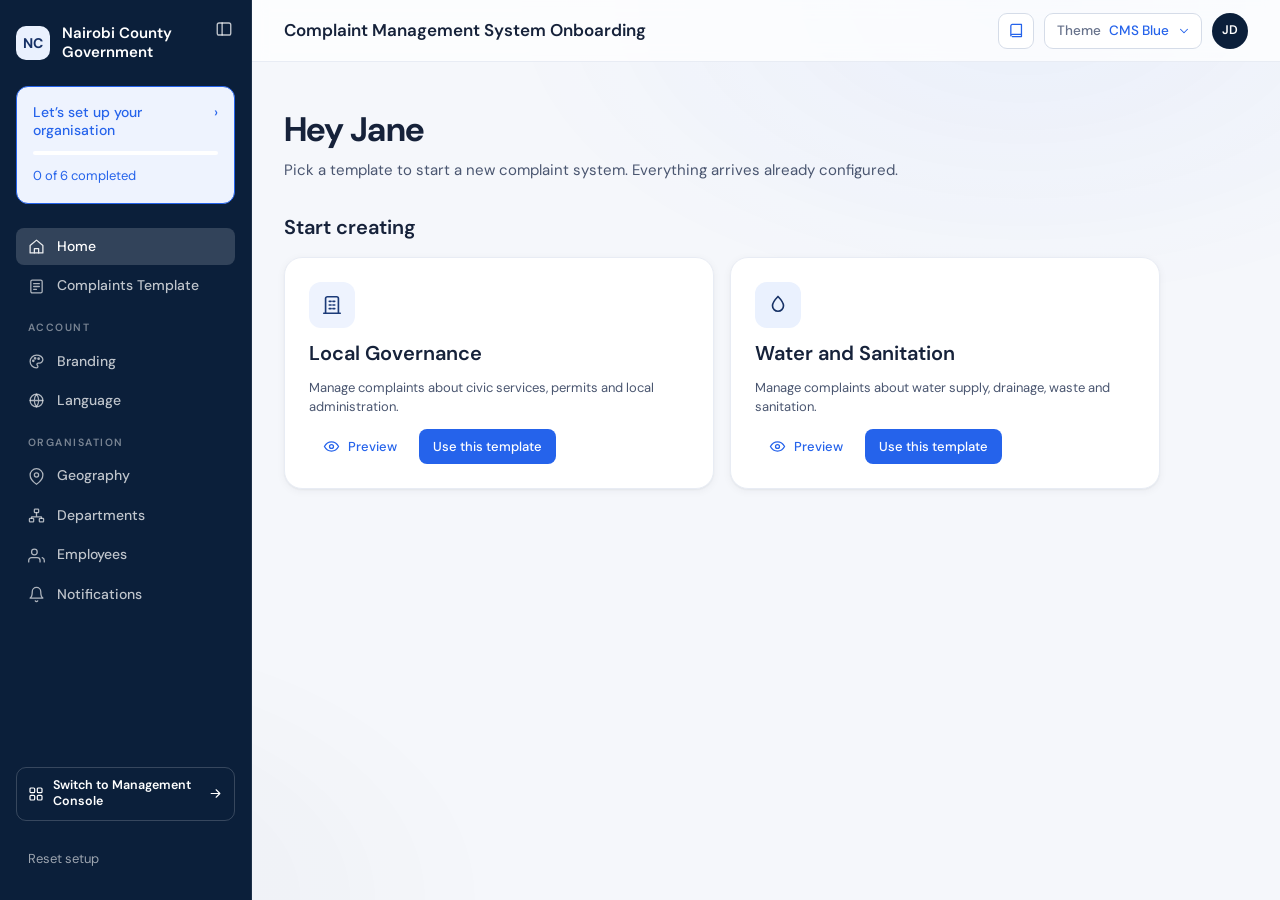
<file: onboarding/index.html>
<!doctype html>
<html lang="en">
<head>
<meta charset="utf-8">
<meta name="viewport" content="width=device-width, initial-scale=1">
<title>Complaint Systems — onboarding</title>
<link rel="stylesheet" href="assets/css/tokens.css">
<link rel="stylesheet" href="assets/css/app.css">
<link rel="stylesheet" href="assets/css/theme-navy.css">
<link rel="preconnect" href="https://fonts.googleapis.com">
<link rel="preconnect" href="https://fonts.gstatic.com" crossorigin>
<link href="https://fonts.googleapis.com/css2?family=DM+Sans:ital,opsz,wght@0,9..40,400;0,9..40,500;0,9..40,600;0,9..40,700&display=swap" rel="stylesheet">
</head>
<body>
  <div class="aura" aria-hidden="true"></div>
  <div id="progress" class="progress" role="progressbar" aria-label="Setup progress"
       aria-valuemin="0" aria-valuemax="100" aria-valuenow="0"><i></i></div>
  <div id="root"></div>
  <div id="modal-root"></div>
  <div id="live" class="sr-only" role="status" aria-live="polite"></div>

  <script src="assets/js/store.js"></script>
  <script src="assets/js/data.js"></script>
  <script src="assets/js/ui.js"></script>
  <!-- Load order IS flow order: sign-up, then Home, then customisation.
       Organisation setup loads last because it sits off the main path,
       reached from the sidebar rather than from Home. -->
  <script src="assets/js/screens-auth.js"></script>
  <script src="assets/js/screens-system.js"></script>
  <script src="assets/js/screens-custom.js"></script>
  <script src="assets/js/screens-org.js"></script>
  <script src="assets/js/screens-preview.js"></script>
  <script src="assets/js/screens-service.js"></script>
  <script src="assets/js/screens-profile.js"></script>
  <script src="assets/js/boot.js"></script>
  <script src="assets/js/app.js"></script>
</body>
</html>
</file>
<file: onboarding/assets/css/tokens.css>
/* ============================================================
   Pastel design tokens
   ------------------------------------------------------------
   Every hue has exactly THREE tokens. The rule is not stylistic,
   it is what keeps the palette at WCAG AA:

     --x-fill   pale tint. Backgrounds and surfaces ONLY.
     --x-solid  mid pastel. DECORATION ONLY — never text, never a
                border that is the sole carrier of meaning.
                (Measured 1.5–2.3:1 on white. It cannot pass.)
     --x-ink    dark. Text, icons, meaningful borders, and the
                background of filled buttons (with white text).

   Verified ratios (see notes at the bottom of this file).
   ============================================================ */

:root {
  /* ---- hues ------------------------------------------------ */
  --lilac-fill:  #E7E6FB;  --lilac-solid:  #A8A4E6;  --lilac-ink:  #4A45A8;
  --mint-fill:   #DDEFE5;  --mint-solid:   #8FCFAE;  --mint-ink:   #2F7355;
  --peach-fill:  #FDE8DB;  --peach-solid:  #F3B98F;  --peach-ink:  #9A5426;
  --butter-fill: #FCF2DA;  --butter-solid: #EFD08A;  --butter-ink: #7E5B0E;
  --sky-fill:    #DEEBF9;  --sky-solid:    #92BEE8;  --sky-ink:    #2C5F94;
  --blush-fill:  #FBE1E5;  --blush-solid:  #EFA6B2;  --blush-ink:  #A63A50;

  /* ---- semantic aliases ------------------------------------ */
  --brand-fill: var(--lilac-fill);  --brand-solid: var(--lilac-solid);  --brand-ink: var(--lilac-ink);
  --ok-fill:    var(--mint-fill);   --ok-solid:    var(--mint-solid);   --ok-ink:    var(--mint-ink);
  --warn-fill:  var(--butter-fill); --warn-solid:  var(--butter-solid); --warn-ink:  var(--butter-ink);
  --err-fill:   var(--blush-fill);  --err-solid:   var(--blush-solid);  --err-ink:   var(--blush-ink);
  --info-fill:  var(--sky-fill);    --info-solid:  var(--sky-solid);    --info-ink:  var(--sky-ink);

  /* ---- neutrals -------------------------------------------- */
  --canvas:      #FAF9FC;   /* page background */
  --surface:     #FFFFFF;   /* cards, inputs */
  --surface-2:   #F4F3F8;   /* inset / hover */
  --line:        #ECEAF3;   /* hairline, decorative */
  --line-strong: #D9D6E4;   /* input borders */
  --ink:         #24222E;   /* primary text   15.6:1 on white */
  --ink-2:       #5C5970;   /* secondary text  6.7:1 on white */
  --ink-3:       #6E6A82;   /* muted text      5.2:1 on white  */
  /* NOTE: --ink-3 is deliberately NOT lighter. #8E8BA1 reads nicer
     but measures 3.3:1 and fails AA for body text. Do not lighten. */

  /* ---- focus ----------------------------------------------- */
  --focus: #4A45A8;
  --focus-ring: 0 0 0 3px #FFFFFF, 0 0 0 5px var(--focus);

  /* ---- radii ----------------------------------------------- */
  --r-sm: 8px;
  --r-md: 12px;
  --r-lg: 18px;
  --r-xl: 26px;
  --r-pill: 999px;

  /* ---- elevation (diffuse + tinted, never grey/harsh) ------ */
  --shadow-1: 0 1px 2px rgba(36,34,46,.04), 0 2px 8px rgba(74,69,168,.05);
  --shadow-2: 0 2px 6px rgba(36,34,46,.05), 0 12px 28px rgba(74,69,168,.08);
  --shadow-3: 0 8px 24px rgba(36,34,46,.07), 0 24px 60px rgba(74,69,168,.11);

  /* ---- spacing --------------------------------------------- */
  --s-1: 4px;  --s-2: 8px;  --s-3: 12px; --s-4: 16px;
  --s-5: 24px; --s-6: 32px; --s-7: 48px; --s-8: 64px;

  /* ---- type ------------------------------------------------ */
  --font: ui-sans-serif, system-ui, -apple-system, "Segoe UI", Inter, Roboto, sans-serif;
  --t-display: 400 34px/1.22 var(--font);
  --t-title:   600 20px/1.35 var(--font);
  --t-body:    400 15px/1.6  var(--font);
  --t-label:   500 14px/1.4  var(--font);
  --t-small:   400 13px/1.5  var(--font);

  --dur: 180ms;
  --ease: cubic-bezier(.2, .7, .3, 1);
}

@media (prefers-reduced-motion: reduce) {
  *, *::before, *::after {
    animation-duration: .01ms !important;
    transition-duration: .01ms !important;
  }
}

/* ============================================================
   Measured contrast (recomputed, not estimated)

   ink on white / on canvas / on own fill   — AA body text needs 4.5
     lilac   7.76 / 7.39 / 6.32
     mint    5.67 / 5.40 / 4.74
     peach   5.72 / 5.46 / 4.83
     butter  6.19 / 5.91 / 5.56
     sky     6.62 / 6.31 / 5.47
     blush   6.28 / 5.99 / 5.09

   white text on ink (filled buttons)       — needs 4.5
     5.67 – 7.76, all pass

   solid on white                           — needs 3.0 to carry meaning
     1.49 – 2.30, ALL FAIL. This is why solid is decoration only.
   ============================================================ */
</file>
<file: onboarding/assets/css/app.css>
/* ============================================================
   App styles. All colour comes from tokens.css.
   Reminder of the palette rule enforced throughout this file:
     *-fill  = background      *-solid = decoration only
     *-ink   = text, meaningful borders, filled-button background
   ============================================================ */

*, *::before, *::after { box-sizing: border-box; }

html, body { height: 100%; }
body {
  margin: 0;
  background: var(--canvas);
  color: var(--ink);
  font: var(--t-body);
  -webkit-font-smoothing: antialiased;
}

h1, h2, h3, h4, p { margin: 0; }
button { font: inherit; color: inherit; }

.sr-only {
  position: absolute; width: 1px; height: 1px; padding: 0; margin: -1px;
  overflow: hidden; clip: rect(0 0 0 0); white-space: nowrap; border: 0;
}

/* soft pastel wash behind everything ------------------------ */
.aura {
  position: fixed; inset: 0; z-index: -1; pointer-events: none;
  background:
    radial-gradient(52vw 44vw at 8% -6%,  var(--lilac-fill)  0%, transparent 62%),
    radial-gradient(46vw 40vw at 98% 4%,  var(--sky-fill)    0%, transparent 60%),
    radial-gradient(50vw 46vw at 76% 104%, var(--mint-fill)  0%, transparent 62%),
    radial-gradient(38vw 34vw at 4% 92%,  var(--peach-fill)  0%, transparent 60%);
  opacity: .58;
}

/* hairline progress — deliberately not a stepper ------------- */
.progress {
  position: fixed; top: 0; left: 0; right: 0; height: 3px;
  background: var(--line); z-index: 60;
}
.progress i {
  display: block; height: 100%; width: 0;
  background: var(--brand-ink); border-radius: 0 3px 3px 0;
  transition: width 420ms var(--ease);
}
.progress[hidden] { display: none; }

/* ============================================================
   Chrome A — auth / focus: a centred column
   ============================================================ */
.focus {
  min-height: 100vh;
  display: flex; flex-direction: column; align-items: center;
  padding: var(--s-8) var(--s-5) var(--s-7);
}
.focus-inner { width: 100%; max-width: 620px; margin: auto 0; }
.focus.wide .focus-inner { max-width: 860px; }

.brandmark {
  display: flex; align-items: center; gap: var(--s-3);
  margin-bottom: var(--s-8); font: var(--t-label);
}
.brandmark .bm {
  width: 30px; height: 30px; border-radius: 9px;
  background: var(--brand-ink); color: #fff;
  display: grid; place-items: center; font-size: 14px; font-weight: 700;
}

.eyebrow {
  font: var(--t-small); color: var(--ink-3);
  letter-spacing: .06em; text-transform: uppercase;
  margin-bottom: var(--s-3);
}
.qtitle {
  font: var(--t-display); letter-spacing: -.015em;
  margin-bottom: var(--s-3);
}
.qhelp { color: var(--ink-2); margin-bottom: var(--s-6); max-width: 56ch; }
.qbody { margin-bottom: var(--s-7); }

/* footer action row ----------------------------------------- */
.actions { display: flex; align-items: center; gap: var(--s-3); flex-wrap: wrap; }
.actions .push { margin-left: auto; }

/* ============================================================
   Chrome B — in-product shell
   ============================================================ */
.shell { display: flex; min-height: 100vh; }

.sidebar {
  width: 252px; flex: 0 0 252px;
  background: var(--surface);
  border-right: 1px solid var(--line);
  padding: var(--s-5) var(--s-4);
  display: flex; flex-direction: column; gap: var(--s-5);
  position: sticky; top: 0; height: 100vh; overflow: visible;
}
/* Out of the way while they work — one click brings it back. Do NOT
   set `position` here: the rule above makes the sidebar sticky, and
   overriding it drops the whole thing into the page scroll. Sticky is
   a positioned value, so the toggle can still anchor to it. */
.sidebar { z-index: 30; transition: width var(--dur) var(--ease), flex-basis var(--dur) var(--ease); }
.side-toggle {
  position: absolute; top: var(--s-4); right: calc(var(--s-4) * -1 + 2px);
  width: 24px; height: 24px; border-radius: 999px;
  /* above the sticky topbar (20), which was covering it */
  z-index: 31;
  display: grid; place-items: center; cursor: pointer;
  background: var(--surface); border: 1px solid var(--line-strong); color: var(--ink-2);
  box-shadow: var(--shadow-1);
}
.side-toggle:hover { color: var(--ink-1); border-color: var(--brand-ink); }
.sidebar.is-collapsed { width: 68px; flex: 0 0 68px; padding-left: var(--s-3); padding-right: var(--s-3); }
.sidebar.is-collapsed .side-toggle { right: calc(var(--s-3) * -1 + 1px); }
.sidebar.is-collapsed .side-brand .nm,
.sidebar.is-collapsed .nav-item .lbl,
.sidebar.is-collapsed .setupwrap,
.sidebar.is-collapsed .side-reset { display: none; }
.sidebar.is-collapsed .nav-item { justify-content: center; padding-left: 0; padding-right: 0; }
.sidebar.is-collapsed .side-brand { justify-content: center; }

.side-brand { display: flex; align-items: center; gap: var(--s-3); }
.side-brand .logo {
  width: 34px; height: 34px; border-radius: 10px; flex: none;
  display: grid; place-items: center; font-weight: 700; font-size: 14px;
  background: var(--brand-fill); color: var(--brand-ink);
  background-size: cover; background-position: center;
}
.side-brand .nm { font: var(--t-label); line-height: 1.25; }
.side-brand .nm small { display: block; color: var(--ink-3); font: var(--t-small); }

.side-nav { display: grid; gap: 2px; overflow-y: auto; min-height: 0; }
.nav-item {
  display: flex; align-items: center; gap: var(--s-3);
  padding: 9px var(--s-3); border-radius: var(--r-sm);
  border: 0; background: none; width: 100%; text-align: left;
  color: var(--ink-2); font: var(--t-label); cursor: pointer;
  transition: background var(--dur) var(--ease), color var(--dur) var(--ease);
}
.nav-item:hover { background: var(--surface-2); color: var(--ink); }
.nav-item[aria-current="page"] { background: var(--brand-fill); color: var(--brand-ink); }
.nav-item svg { flex: none; opacity: .9; }

/* a moment's work, said out loud */
.loading {
  display: flex; flex-direction: column; align-items: center; gap: var(--s-3);
  padding: var(--s-8) var(--s-5); text-align: center;
}
.loading b { font: var(--t-title); }
.loading span:last-child { font: var(--t-small); color: var(--ink-2); }
.spin {
  width: 26px; height: 26px; border-radius: 50%;
  border: 2px solid var(--line-strong); border-top-color: var(--brand-ink);
  animation: spin 700ms linear infinite;
}
@keyframes spin { to { transform: rotate(360deg); } }
@media (prefers-reduced-motion: reduce) { .spin { animation: none; } }

/* an on/off switch */
.switch {
  flex: none; position: relative; width: 40px; height: 22px; padding: 0;
  border: 1px solid var(--line-strong); border-radius: 999px;
  background: var(--surface-2); cursor: pointer;
  transition: background var(--dur) var(--ease), border-color var(--dur) var(--ease);
}
.switch .knob {
  position: absolute; top: 2px; left: 2px; width: 16px; height: 16px;
  border-radius: 50%; background: #fff; box-shadow: var(--shadow-1);
  transition: transform var(--dur) var(--ease);
}
.switch.is-on { background: var(--mint-ink); border-color: var(--mint-ink); }
.switch.is-on .knob { transform: translateX(18px); }
.switch:focus-visible { outline: 2px solid var(--brand-ink); outline-offset: 2px; }

/* a channel, with its account settings folded underneath */
.channels { display: flex; flex-direction: column; gap: var(--s-3); }
.ch-card {
  background: var(--surface); border: 1px solid var(--line-strong);
  border-radius: var(--r-lg); overflow: hidden;
  transition: border-color var(--dur) var(--ease);
}
.ch-card.is-on { border-color: var(--mint-ink); }
.ch-row { display: flex; align-items: center; gap: var(--s-3); padding: var(--s-3) var(--s-4); }
.ch-row .who { flex: 1; min-width: 0; display: flex; flex-direction: column; gap: 2px; }
.ch-row .who b { font: var(--t-label); font-size: 15px; }
.ch-row .who span { font: var(--t-small); color: var(--ink-2); }
.ch-row .end { display: flex; align-items: center; gap: var(--s-3); flex: none; }
.ch-settings {
  padding: var(--s-4); border-top: 1px dashed var(--line-strong);
  background: var(--surface-2);
}

.nav-sect {
  font: var(--t-small); color: var(--ink-3); text-transform: uppercase;
  letter-spacing: .07em; font-size: 11px; padding: var(--s-3) var(--s-3) var(--s-1);
}

.side-foot { margin-top: auto; display: grid; gap: var(--s-3); }
.side-reset {
  border: 0; background: none; cursor: pointer; padding: var(--s-2) var(--s-3);
  color: var(--ink-3); font: var(--t-small); text-align: left; border-radius: var(--r-sm);
  transition: color var(--dur) var(--ease), background var(--dur) var(--ease);
}
.side-reset:hover { color: var(--ink); background: var(--surface-2); }
.side-reset:focus-visible { outline: none; box-shadow: var(--focus-ring); }
.setupwrap { position: relative; }

/* what to do next, alongside the progress */
.setup-pop {
  position: absolute; left: calc(100% + 14px); top: 0; width: 262px; z-index: 30;
  background: var(--surface); border: 1px solid var(--line-strong);
  border-radius: var(--r-lg); box-shadow: var(--shadow-2); padding: var(--s-4);
  opacity: 0; visibility: hidden; transform: translateX(-4px);
  transition: opacity var(--dur) var(--ease), transform var(--dur) var(--ease),
              visibility 0s linear var(--dur);
}
.setupwrap:hover .setup-pop,
.setupwrap:focus-within .setup-pop {
  opacity: 1; visibility: visible; transform: none;
  transition: opacity var(--dur) var(--ease), transform var(--dur) var(--ease);
}
.setup-pop::before {
  content: ''; position: absolute; left: -7px; top: 20px; width: 12px; height: 12px;
  background: var(--surface);
  border-left: 1px solid var(--line-strong); border-bottom: 1px solid var(--line-strong);
  transform: rotate(45deg);
}
.setup-pop .t {
  display: flex; align-items: center; gap: 8px;
  font: var(--t-label); color: var(--ink-1); margin-bottom: 6px;
}
.setup-pop .t svg { flex: none; color: var(--brand-ink); }
.setup-pop p { font: var(--t-small); color: var(--ink-2); margin-bottom: var(--s-3); }

/* narrow screens have nowhere to put it */
@media (max-width: 980px) { .setup-pop { display: none; } }

.setupcard {
  width: 100%; text-align: left; cursor: pointer;
  background: var(--brand-fill); border: 1px solid var(--brand-ink);
  border-radius: var(--r-md); padding: var(--s-4); color: var(--brand-ink);
}
.setupcard .t {
  font: var(--t-label); line-height: 1.3;
  display: flex; align-items: flex-start; gap: var(--s-2);
}
.setupcard .t span { margin-left: auto; flex: none; }
.setupcard .track { height: 4px; background: #fff; border-radius: 2px; margin: var(--s-3) 0 var(--s-2); }
.setupcard .track i { display: block; height: 100%; background: var(--brand-ink); border-radius: 2px; }
.setupcard small { font: var(--t-small); }

/* the moment setup completes: the card goes green, then retires */
.setupcard.is-done {
  background: var(--ok-fill);
  border-color: var(--ok-ink);
  color: var(--ok-ink);
  cursor: default;
  animation: cardDone 320ms var(--ease);
}
.setupcard.is-done .track { background: rgba(255,255,255,.65); }
.setupcard.is-done .track i { background: var(--ok-ink); }
.setupcard.is-done .t { align-items: center; }
.setupcard.is-done .t svg { flex: none; }
@keyframes cardDone {
  0%   { transform: scale(.97); }
  60%  { transform: scale(1.03); }
  100% { transform: scale(1); }
}

/* confetti — decorative only, cleans itself up */
.confetti {
  position: fixed; inset: 0; z-index: 90;
  pointer-events: none; overflow: hidden;
}
.confetti i {
  position: absolute; top: -6vh; display: block;
  animation-name: confettiFall;
  animation-timing-function: cubic-bezier(.25, .55, .35, 1);
  animation-fill-mode: forwards;
}
@keyframes confettiFall {
  0%   { transform: translateY(0) rotate(0deg);      opacity: 1; }
  85%  { opacity: 1; }
  100% { transform: translateY(108vh) rotate(620deg); opacity: 0; }
}
@media (prefers-reduced-motion: reduce) {
  .confetti { display: none; }
  .setupcard.is-done { animation: none; }
}

.main { flex: 1; min-width: 0; }
.topbar {
  height: 62px; display: flex; align-items: center; gap: var(--s-4);
  padding: 0 var(--s-6); border-bottom: 1px solid var(--line);
  background: rgba(255,255,255,.72); backdrop-filter: blur(8px);
  position: sticky; top: 0; z-index: 20;
}
.topbar h2 { font: var(--t-title); }
.content { padding: var(--s-7) var(--s-6) var(--s-8); max-width: 940px; }
.content.narrow { max-width: 660px; }

.page-head { margin-bottom: var(--s-6); }
.page-head h1 { font: var(--t-display); letter-spacing: -.015em; margin-bottom: var(--s-2); }
.page-head p { color: var(--ink-2); max-width: 62ch; }

/* ============================================================
   Fields
   ============================================================ */
.field { margin-bottom: var(--s-5); }
.field:last-child { margin-bottom: 0; }
.label { display: block; font: var(--t-label); margin-bottom: var(--s-2); }
.label .opt { color: var(--ink-3); font-weight: 400; }
.sublabel { color: var(--ink-3); font: var(--t-small); margin-bottom: var(--s-2); }

.input, .select, textarea.input {
  width: 100%; padding: 12px var(--s-4);
  border: 1px solid var(--line-strong); border-radius: var(--r-md);
  background: var(--surface); color: var(--ink); font: var(--t-body);
  transition: border-color var(--dur) var(--ease), box-shadow var(--dur) var(--ease);
}
.input::placeholder { color: var(--ink-3); }
textarea.input {
  resize: vertical; min-height: 120px; line-height: 1.5;
  font-family: ui-monospace, SFMono-Regular, Menlo, monospace; font-size: 13px;
}
.input:hover, .select:hover { border-color: var(--brand-solid); }
.input:focus, .select:focus, .btn:focus-visible, .card-opt:focus-visible,
.nav-item:focus-visible, .setupcard:focus-visible, .iconbtn:focus-visible,
.tmpl-card:focus-within, .linkish:focus-visible {
  outline: none; box-shadow: var(--focus-ring); border-color: var(--brand-ink);
}
.select {
  appearance: none; cursor: pointer; padding-right: var(--s-7);
  background-image: url("data:image/svg+xml;utf8,<svg xmlns='http://www.w3.org/2000/svg' width='16' height='16' viewBox='0 0 24 24' fill='none' stroke='%235C5970' stroke-width='2' stroke-linecap='round'><path d='M6 9l6 6 6-6'/></svg>");
  background-repeat: no-repeat; background-position: right var(--s-4) center;
}
/* ---- multi-select dropdown (boundary questions) ----------- */
.msel { position: relative; }
.msel-btn {
  width: 100%; display: flex; align-items: center; gap: var(--s-3);
  padding: 12px var(--s-4); cursor: pointer; text-align: left;
  border: 1px solid var(--line-strong); border-radius: var(--r-md);
  background: var(--surface); color: var(--ink); font: var(--t-body);
  transition: border-color var(--dur) var(--ease), box-shadow var(--dur) var(--ease);
}
.msel-btn:hover:not([disabled]) { border-color: var(--brand-solid); }
.msel-btn:focus-visible { outline: none; box-shadow: var(--focus-ring); border-color: var(--brand-ink); }
.msel-btn[disabled] { background: var(--surface-2); color: var(--ink-3); cursor: not-allowed; }
.msel-btn svg { margin-left: auto; flex: none; color: var(--ink-2); transition: transform var(--dur) var(--ease); }
.msel.is-open .msel-btn { border-color: var(--brand-ink); }
.msel.is-open .msel-btn svg { transform: rotate(180deg); }
.msel-sum { overflow: hidden; text-overflow: ellipsis; white-space: nowrap; }
.msel-sum.is-empty { color: var(--ink-3); }

.msel-panel {
  position: absolute; z-index: 40; top: calc(100% + 6px); left: 0; right: 0;
  background: var(--surface); border: 1px solid var(--line-strong);
  border-radius: var(--r-md); box-shadow: var(--shadow-3);
  padding: var(--s-2); animation: pop 140ms var(--ease);
}
.msel-panel[hidden] { display: none; }
.msel-filter {
  width: 100%; padding: 9px var(--s-3); margin-bottom: var(--s-2);
  border: 1px solid var(--line-strong); border-radius: var(--r-sm);
  font: var(--t-small); background: var(--surface); color: var(--ink);
}
.msel-filter:focus { outline: none; border-color: var(--brand-ink); }
.msel-tools {
  display: flex; gap: var(--s-3); padding: 0 var(--s-2) var(--s-2);
  border-bottom: 1px solid var(--line); margin-bottom: var(--s-2);
}
.msel-tools button {
  border: 0; background: none; cursor: pointer; padding: 0;
  color: var(--brand-ink); font: var(--t-small); font-weight: 600;
  text-decoration: underline; text-underline-offset: 3px; border-radius: 4px;
}
.msel-tools button:focus-visible { outline: none; box-shadow: var(--focus-ring); }

.msel-list { max-height: 260px; overflow-y: auto; display: grid; gap: 1px; }
.msel-opt {
  display: flex; align-items: center; gap: var(--s-3);
  width: 100%; text-align: left; cursor: pointer;
  border: 0; background: none; border-radius: var(--r-sm);
  padding: 8px var(--s-3); font: var(--t-body); font-size: 14px; color: var(--ink);
}
.msel-opt:hover { background: var(--surface-2); }
.msel-opt:focus-visible { outline: none; box-shadow: var(--focus-ring); }
.msel-opt .mark {
  width: 18px; height: 18px; border-radius: 5px; flex: none;
  border: 1.5px solid var(--line-strong); background: var(--surface);
  display: grid; place-items: center; color: #fff;
}
.msel-opt .mark svg { opacity: 0; }
.msel-opt[aria-selected="true"] .mark { background: var(--brand-ink); border-color: var(--brand-ink); }
.msel-opt[aria-selected="true"] .mark svg { opacity: 1; }
.msel-none { padding: var(--s-3); color: var(--ink-3); font: var(--t-small); }

.grid-2 { display: grid; grid-template-columns: 1fr 1fr; gap: var(--s-4); }
.grid-3 { display: grid; grid-template-columns: repeat(3, 1fr); gap: var(--s-4); }

.err { color: var(--err-ink); font: var(--t-small); margin-top: var(--s-2); display: block; }
.input[aria-invalid="true"] { border-color: var(--err-ink); }

/* prefix input (workspace url) ------------------------------ */
.prefixed { display: flex; align-items: stretch; }
.prefixed .pre {
  display: flex; align-items: center; padding: 0 var(--s-3);
  background: var(--surface-2); border: 1px solid var(--line-strong); border-right: 0;
  border-radius: var(--r-md) 0 0 var(--r-md); color: var(--ink-2); font: var(--t-small);
}
.prefixed .input { border-radius: 0; text-align: right; }
.prefixed .post {
  display: flex; align-items: center; padding: 0 var(--s-3);
  background: var(--surface-2); border: 1px solid var(--line-strong); border-left: 0;
  border-radius: 0 var(--r-md) var(--r-md) 0; color: var(--ink-2); font: var(--t-small);
}

/* OTP -------------------------------------------------------- */
.otp { display: flex; gap: var(--s-3); }
.otp input {
  width: 54px; height: 62px; text-align: center; font-size: 24px; font-weight: 600;
  border: 1px solid var(--line-strong); border-radius: var(--r-md);
  background: var(--surface); color: var(--ink);
}
.otp input:focus { outline: none; box-shadow: var(--focus-ring); border-color: var(--brand-ink); }

/* ============================================================
   Option cards (single + multi select)
   ============================================================ */
.cards { display: grid; gap: var(--s-3); }
.cards.cols-2 { grid-template-columns: 1fr 1fr; }

.card-opt {
  display: flex; gap: var(--s-4); align-items: flex-start; text-align: left;
  background: var(--surface); border: 1px solid var(--line-strong);
  border-radius: var(--r-lg); padding: var(--s-4); cursor: pointer; width: 100%;
  transition: border-color var(--dur) var(--ease), background var(--dur) var(--ease),
              transform var(--dur) var(--ease), box-shadow var(--dur) var(--ease);
}
.card-opt:hover { border-color: var(--brand-solid); background: var(--brand-fill); transform: translateY(-1px); }
.card-opt[aria-pressed="true"], .card-opt[aria-checked="true"] {
  border-color: var(--brand-ink); background: var(--brand-fill); box-shadow: var(--shadow-1);
}
.card-opt .ic {
  flex: 0 0 40px; height: 40px; border-radius: var(--r-md);
  display: grid; place-items: center;
  background: var(--brand-fill); color: var(--brand-ink);
}
.card-opt[aria-pressed="true"] .ic, .card-opt[aria-checked="true"] .ic { background: #fff; }
.card-opt .tx { min-width: 0; }
.card-opt .tx b { display: block; font: var(--t-label); margin-bottom: 2px; }
.card-opt .tx span { color: var(--ink-2); font: var(--t-small); }
.card-opt .mark {
  margin-left: auto; align-self: center; flex: none;
  width: 22px; height: 22px; border-radius: 50%;
  border: 1.5px solid var(--line-strong); background: var(--surface);
  display: grid; place-items: center; color: #fff;
}
.card-opt.multi .mark { border-radius: 6px; }
.card-opt[aria-pressed="true"] .mark, .card-opt[aria-checked="true"] .mark {
  background: var(--brand-ink); border-color: var(--brand-ink);
}
.card-opt .mark svg { opacity: 0; }
.card-opt[aria-pressed="true"] .mark svg, .card-opt[aria-checked="true"] .mark svg { opacity: 1; }

/* ============================================================
   Buttons
   ============================================================ */
.btn {
  border: 0; border-radius: var(--r-pill); padding: 12px 24px;
  font: var(--t-label); cursor: pointer; white-space: nowrap;
  display: inline-flex; align-items: center; gap: var(--s-2);
  transition: filter var(--dur) var(--ease), background var(--dur) var(--ease),
              transform var(--dur) var(--ease);
}
.btn-primary { background: var(--brand-ink); color: #fff; }
.btn-primary:hover { filter: brightness(1.14); transform: translateY(-1px); }
.btn-primary[disabled] { background: var(--line-strong); color: var(--ink-3); cursor: not-allowed; transform: none; filter: none; }
.btn-secondary { background: var(--surface); color: var(--ink); border: 1px solid var(--line-strong); }
.btn-secondary:hover { border-color: var(--brand-ink); background: var(--brand-fill); color: var(--brand-ink); }
.btn-ghost { background: transparent; color: var(--ink-2); }
.btn-ghost:hover { background: var(--surface-2); color: var(--ink); }
.btn-sm { padding: 8px 16px; font: var(--t-small); font-weight: 500; }
.btn-block { width: 100%; justify-content: center; }

.linkish {
  background: none; border: 0; padding: 0; cursor: pointer;
  color: var(--brand-ink); font: var(--t-label); text-decoration: underline;
  text-underline-offset: 3px; border-radius: 4px;
}
.iconbtn {
  border: 0; background: none; cursor: pointer; color: var(--ink-3);
  width: 34px; height: 34px; border-radius: var(--r-sm);
  display: grid; place-items: center;
  transition: background var(--dur) var(--ease), color var(--dur) var(--ease);
}
.iconbtn:hover { background: var(--err-fill); color: var(--err-ink); }

/* ============================================================
   Lists, chips, tables
   ============================================================ */
.list { display: grid; gap: var(--s-2); }
.row-item {
  display: flex; align-items: center; gap: var(--s-3);
  background: var(--surface); border: 1px solid var(--line);
  border-radius: var(--r-md); padding: var(--s-3) var(--s-4);
}
.row-item .av {
  width: 34px; height: 34px; border-radius: 50%; flex: none;
  display: grid; place-items: center; font: var(--t-small); font-weight: 600;
}
.row-item .who { min-width: 0; }
.row-item .who b { display: block; font: var(--t-label); }
.row-item .who span { color: var(--ink-3); font: var(--t-small); }
.row-item .end { margin-left: auto; display: flex; align-items: center; gap: var(--s-2); }

/* boundary hierarchies, as cards you pick between */
.hgrid {
  display: grid; gap: var(--s-4);
  grid-template-columns: repeat(auto-fill, minmax(228px, 1fr));
}
.hcard {
  position: relative; cursor: pointer;
  background: var(--surface); border: 1px solid var(--line-strong);
  border-radius: var(--r-lg); padding: var(--s-4);
  display: flex; flex-direction: column; gap: var(--s-3);
  transition: border-color var(--dur) var(--ease), box-shadow var(--dur) var(--ease),
              background var(--dur) var(--ease);
}
.hcard:hover { box-shadow: var(--shadow-2); border-color: var(--peach-ink); }
.hcard:focus-visible { outline: 2px solid var(--brand-ink); outline-offset: 2px; }
.hcard.is-active { background: var(--mint-fill); border-color: var(--mint-ink); }
.hcard.is-selected { border-color: var(--peach-ink); box-shadow: 0 0 0 1px var(--peach-ink); }
.hcard-badge {
  position: absolute; top: -10px; left: var(--s-4);
  background: var(--mint-ink); color: #fff;
  font: var(--t-small); font-size: 11px; font-weight: 600;
  padding: 2px 10px; border-radius: 999px;
}
.hcard-top { display: flex; align-items: flex-start; justify-content: space-between; gap: var(--s-2); }
.hcard-top h4 { font: var(--t-title); font-size: 17px; }
.hcard-levels { display: flex; flex-direction: column; gap: 6px; }
.hcard-level { display: flex; align-items: stretch; gap: 0; }
.hcard-level .lvl-n {
  flex: none; width: 34px; display: grid; place-items: center;
  border: 1px solid var(--line); border-right: 0;
  border-radius: var(--r-sm) 0 0 var(--r-sm);
  font: var(--t-small); font-size: 11px; color: var(--ink-2);
  background: var(--surface);
}
.hcard-level .lvl-name {
  flex: 1; padding: 5px var(--s-3);
  border: 1px solid var(--line); border-radius: 0 var(--r-sm) var(--r-sm) 0;
  background: var(--surface);
  font: var(--t-small); color: var(--ink-1); text-align: center;
}
.hcard-scope { font: var(--t-small); color: var(--ink-2); }
.linkbtn {
  align-self: flex-start; border: 0; background: none; cursor: pointer;
  padding: 0; font: var(--t-small); color: var(--peach-ink);
  text-decoration: underline; text-underline-offset: 3px;
}
.linkbtn:hover { color: var(--ink-1); }

/* the boundary hierarchy: a numbered, editable ladder */
.levels { display: flex; flex-direction: column; gap: var(--s-2); }
.levelrow {
  display: flex; align-items: center; gap: var(--s-3);
  padding: var(--s-2) var(--s-3);
  background: var(--surface); border: 1px solid var(--line);
  border-radius: var(--r-md);
}
.levelrow input { flex: 1; min-width: 0; }
.levelrow .sublabel { flex: none; white-space: nowrap; }
.levelno {
  flex: none; width: 24px; height: 24px; border-radius: 999px;
  display: grid; place-items: center;
  background: var(--lilac-fill); color: var(--lilac-ink);
  font: var(--t-small); font-size: 12px; font-weight: 600;
}
.levelrow + .levelrow .levelno { position: relative; }
.levelrow + .levelrow .levelno::before {
  content: ''; position: absolute; left: 50%; top: -10px;
  width: 1px; height: 8px; background: var(--line-strong);
}

.chips { display: flex; flex-wrap: wrap; gap: var(--s-2); }
.chip {
  display: inline-flex; align-items: center; gap: var(--s-2);
  background: var(--brand-fill); color: var(--brand-ink);
  border-radius: var(--r-pill); padding: 6px 8px 6px 14px; font: var(--t-small); font-weight: 500;
}
.chip button { border: 0; background: none; cursor: pointer; color: inherit; opacity: .7; padding: 0 2px; border-radius: 4px; }
.chip button:hover { opacity: 1; }

.tbl { width: 100%; border-collapse: separate; border-spacing: 0;
       background: var(--surface); border: 1px solid var(--line);
       border-radius: var(--r-lg); overflow: hidden; }
.tbl th, .tbl td { padding: var(--s-3) var(--s-4); text-align: left; }
.tbl th { font: var(--t-small); font-weight: 600; color: var(--ink-2);
          background: var(--surface-2); border-bottom: 1px solid var(--line); }
.tbl td { border-bottom: 1px solid var(--line); }
.tbl tr:last-child td { border-bottom: 0; }
.tbl .select { padding: 8px var(--s-7) 8px var(--s-3); font: var(--t-small); }

/* ============================================================
   Banners / notes
   ============================================================ */
.banner {
  display: flex; gap: var(--s-3); align-items: flex-start;
  border-radius: var(--r-md); padding: var(--s-4); font: var(--t-small);
  margin-bottom: var(--s-5);
}
.banner svg { flex: none; margin-top: 1px; }
.banner b { font-weight: 600; }
.banner-info    { background: var(--info-fill);  color: var(--info-ink); }
.banner-ok      { background: var(--ok-fill);    color: var(--ok-ink); }
.banner-warn    { background: var(--warn-fill);  color: var(--warn-ink); }
.banner-err     { background: var(--err-fill);   color: var(--err-ink); }
.banner-brand   { background: var(--brand-fill); color: var(--brand-ink); }

/* ============================================================
   Cards / panels
   ============================================================ */
.panel {
  background: var(--surface); border: 1px solid var(--line);
  border-radius: var(--r-lg); padding: var(--s-5); box-shadow: var(--shadow-1);
}
.panel + .panel { margin-top: var(--s-4); }
.panel-head { display: flex; align-items: center; gap: var(--s-3); margin-bottom: var(--s-4); }
.panel-head h3 { font: var(--t-title); }
.panel-head .end { margin-left: auto; }

.empty {
  text-align: center; padding: var(--s-8) var(--s-5);
  background: var(--surface); border: 1px dashed var(--line-strong);
  border-radius: var(--r-xl);
}
.empty .ic {
  width: 60px; height: 60px; border-radius: var(--r-lg); margin: 0 auto var(--s-4);
  display: grid; place-items: center; background: var(--brand-fill); color: var(--brand-ink);
}
.empty h3 { font: var(--t-title); margin-bottom: var(--s-2); }
.empty p { color: var(--ink-2); max-width: 46ch; margin: 0 auto var(--s-5); }

/* complaint-system cards (Home: pick up where you left off) -- */
.syscards { display: grid; grid-template-columns: repeat(auto-fit, minmax(240px, 1fr)); gap: var(--s-4); }
.syscard {
  background: var(--surface); border: 1px solid var(--line);
  border-radius: var(--r-lg); padding: var(--s-5); box-shadow: var(--shadow-1);
  display: flex; flex-direction: column; gap: var(--s-2);
  transition: transform var(--dur) var(--ease), box-shadow var(--dur) var(--ease);
}
.syscard:hover { transform: translateY(-2px); box-shadow: var(--shadow-2); }
.syscard-top { display: flex; align-items: center; gap: var(--s-3); }
.syscard-top .ic {
  width: 42px; height: 42px; border-radius: var(--r-md); flex: none;
  display: grid; place-items: center;
}
.syscard-top .pill { margin-left: auto; }
.syscard h3 { font: var(--t-title); font-size: 17px; }
.syscard p { color: var(--ink-2); font: var(--t-small); flex: 1; }
.syscard .acts { display: flex; gap: var(--s-2); }

/* templates demoted to a grey strip once a system exists ----
   Sideways scroll with the browse-all CTA at the right, so the
   page's own content stays above it. */
.tstrip {
  background: var(--surface-2);
  border: 1px solid var(--line);
  border-radius: var(--r-xl);
  padding: var(--s-5);
  margin-top: var(--s-6);
}
.tstrip-head {
  display: flex; align-items: center; gap: var(--s-4);
  margin-bottom: var(--s-4);
}
.tstrip-head h3 { font: var(--t-title); font-size: 18px; }
.tstrip-head .linkish { margin-left: auto; font: var(--t-small); font-weight: 600; white-space: nowrap; }

.tstrip-rail {
  display: flex; gap: var(--s-4);
  overflow-x: auto; overflow-y: hidden;
  padding-bottom: var(--s-3);
  scroll-snap-type: x proximity;
  -webkit-overflow-scrolling: touch;
}
.tstrip-rail > .tmpl-card {
  flex: 0 0 268px; scroll-snap-align: start;
  background: var(--surface);
}
/* a restrained scrollbar — the rail is a secondary surface */
.tstrip-rail::-webkit-scrollbar { height: 8px; }
.tstrip-rail::-webkit-scrollbar-thumb {
  background: var(--line-strong); border-radius: var(--r-pill);
}
.tstrip-rail::-webkit-scrollbar-track { background: transparent; }

/* template gallery ------------------------------------------ */
.tmpl-grid { display: grid; grid-template-columns: 1fr 1fr; gap: var(--s-4); }
.tmpl-card {
  background: var(--surface); border: 1px solid var(--line);
  border-radius: var(--r-lg); padding: var(--s-5); box-shadow: var(--shadow-1);
  display: flex; flex-direction: column; gap: var(--s-3);
  transition: transform var(--dur) var(--ease), box-shadow var(--dur) var(--ease);
}
.tmpl-card:hover { transform: translateY(-2px); box-shadow: var(--shadow-2); }
.tmpl-card .ic { width: 46px; height: 46px; border-radius: var(--r-md); display: grid; place-items: center; }
.tmpl-card h3 { font: var(--t-title); }
.tmpl-card p { color: var(--ink-2); font: var(--t-small); flex: 1; }
.tmpl-card .acts { display: flex; gap: var(--s-2); align-items: center; }

/* stat tiles ------------------------------------------------- */
.stat-grid { display: grid; grid-template-columns: repeat(auto-fit, minmax(170px, 1fr)); gap: var(--s-3); }
.stat { background: var(--surface); border: 1px solid var(--line); border-radius: var(--r-md); padding: var(--s-4); }
.stat .k { font: var(--t-small); color: var(--ink-2); margin-bottom: var(--s-2); }
.stat .v { font-size: 28px; font-weight: 600; letter-spacing: -.02em; }
.stat .spark { height: 30px; margin-top: var(--s-2); }

/* The two things you can always do with a draft. Fixed to the bottom
   of the working area — negative margins on a max-width column left a
   gap to the right of it. `left` follows the sidebar, which is why the
   shell says how wide it currently is. */
.stickybar {
  position: fixed; left: 252px; right: 0; bottom: 0; z-index: 25;
  display: flex; align-items: center; justify-content: flex-end; gap: var(--s-3);
  margin: 0; padding: var(--s-4) var(--s-6);
  background: rgba(255, 255, 255, .92);
  backdrop-filter: blur(8px);
  border-top: 1px solid var(--line);
  transition: left var(--dur) var(--ease);
}
.shell.is-tight .stickybar { left: 68px; }
.content.has-bar { padding-bottom: 108px; }
@media (max-width: 900px) { .stickybar { left: 0; } }

/* tabs */
.tabs { margin-top: var(--s-5); }
.tabstrip { display: flex; gap: var(--s-2); }
.tab {
  border: 1px solid var(--line); border-bottom: 0;
  background: var(--surface-2); color: var(--ink-2);
  padding: var(--s-3) var(--s-5); cursor: pointer;
  border-radius: var(--r-md) var(--r-md) 0 0;
  font: var(--t-label); font-size: 15px;
}
.tab:hover { color: var(--ink-1); }
.tab.is-on {
  background: var(--surface); color: var(--brand-ink);
  border-color: var(--brand-ink); border-bottom: 0;
  box-shadow: inset 0 2px 0 var(--brand-ink);
}
.tabpanel {
  background: var(--surface); border: 1px solid var(--line);
  border-radius: 0 var(--r-md) var(--r-md) var(--r-md);
  padding: var(--s-5);
}

/* what a tab panel holds: a heading, a line of guidance, a state, and
   the two ways to get on with it */
.setup-panel .ph { display: flex; align-items: center; gap: var(--s-2); margin-bottom: var(--s-2); }
.setup-panel .ph b { font: var(--t-title); font-size: 17px; color: var(--brand-ink); }
.setup-panel > p { font: var(--t-small); color: var(--ink-2); max-width: 74ch; }
.statusline {
  display: flex; align-items: center; gap: var(--s-2);
  margin: var(--s-4) 0; padding: var(--s-3) var(--s-4);
  border-radius: var(--r-sm); font: var(--t-small);
  background: var(--ok-fill); color: var(--ok-ink);
}
.statusline.is-err { background: var(--err-fill); color: var(--err-ink); }
.setup-panel .acts {
  display: flex; gap: var(--s-3); flex-wrap: wrap;
  padding-top: var(--s-4); border-top: 1px solid var(--line);
}

/* the notifications that go out on one channel */
.notifs { display: flex; flex-direction: column; gap: var(--s-3); max-height: 46vh; overflow-y: auto; }
.notif {
  background: var(--surface); border: 1px solid var(--line);
  border-radius: var(--r-md); padding: var(--s-4);
}
.notif h4 { font: var(--t-title); font-size: 16px; color: var(--brand-ink); margin-bottom: 6px; }
.notif .pill { margin-bottom: var(--s-2); }
.notif p { font: var(--t-small); color: var(--ink-2); }
.notif-acts {
  display: flex; gap: var(--s-2); margin-top: var(--s-3);
  padding-top: var(--s-3); border-top: 1px solid var(--line);
}

/* the two counts you can open: what a template takes reports about */
.stat-grid.cols-2 { grid-template-columns: 1fr 1fr; margin-bottom: var(--s-5); }
.stat-open { cursor: pointer; display: flex; flex-direction: column; align-items: flex-start; gap: 2px; }
.stat-open:hover { border-color: var(--brand-ink); box-shadow: var(--shadow-1); }
.stat-open:focus-visible { outline: 2px solid var(--brand-ink); outline-offset: 2px; }
.stat-open .k { display: flex; align-items: center; gap: 6px; margin: 0; }
.stat-open .k .ic { width: 22px; height: 22px; border-radius: var(--r-sm); display: grid; place-items: center; }
.stat-open .btn { margin-top: var(--s-2); }

/* and the list behind them */
.typelist { display: flex; flex-direction: column; gap: var(--s-3); max-height: 52vh; overflow-y: auto; }
.typeblock {
  border: 1px solid var(--line); border-radius: var(--r-md);
  padding: var(--s-3) var(--s-4); background: var(--surface);
}
.typeblock.is-off { opacity: .55; }
.typerow { display: flex; align-items: center; gap: var(--s-2); }
.typerow b { font: var(--t-label); font-size: 15px; }
.subrow { display: flex; flex-wrap: wrap; gap: var(--s-2) var(--s-4); margin-top: var(--s-2); }
.tick { display: flex; align-items: center; gap: 8px; font: var(--t-small); color: var(--ink-1); cursor: pointer; }
.tick input { width: 15px; height: 15px; accent-color: var(--brand-ink); cursor: pointer; }
@media (max-width: 620px) { .stat-grid.cols-2 { grid-template-columns: 1fr; } }

/* status pill ------------------------------------------------ */
.pill {
  display: inline-flex; align-items: center; gap: 6px;
  border-radius: var(--r-pill); padding: 4px 12px;
  font: var(--t-small); font-weight: 600;
}
.pill-draft { background: var(--warn-fill); color: var(--warn-ink); }
.pill-live  { background: var(--ok-fill);   color: var(--ok-ink); }
.pill-conf  { background: var(--ok-fill);   color: var(--ok-ink); }

/* timeline (review: how it works) --------------------------- */
.tl { display: grid; gap: 0; }
.tl-item { display: flex; gap: var(--s-4); padding-bottom: var(--s-5); position: relative; }
.tl-item:last-child { padding-bottom: 0; }
.tl-item::before {
  content: ""; position: absolute; left: 16px; top: 36px; bottom: 0; width: 2px;
  background: var(--line);
}
.tl-item:last-child::before { display: none; }
.tl-item .n {
  width: 34px; height: 34px; flex: none; border-radius: 50%;
  background: var(--brand-fill); color: var(--brand-ink);
  display: grid; place-items: center; font: var(--t-label); font-weight: 600;
  position: relative; z-index: 1;
}
.tl-item .tx b { display: block; font: var(--t-label); margin-bottom: 2px; }
.tl-item .tx p { color: var(--ink-2); font: var(--t-small); }

/* summary rows ----------------------------------------------- */
.sum { display: grid; gap: var(--s-2); }
.sum-row {
  display: flex; align-items: center; gap: var(--s-4);
  background: var(--surface); border: 1px solid var(--line);
  border-radius: var(--r-md); padding: var(--s-4);
}
.sum-row .ic { width: 36px; height: 36px; border-radius: var(--r-sm); display: grid; place-items: center; flex: none; }
.sum-row .tx { min-width: 0; }
.sum-row .tx b { display: block; font: var(--t-label); }
.sum-row .tx span { font: var(--t-small); color: var(--ink-2); }
.sum-row .end { margin-left: auto; }

/* swatches (branding) ---------------------------------------- */
.swatches { display: flex; gap: var(--s-3); flex-wrap: wrap; }
.sw-btn {
  width: 44px; height: 44px; border-radius: var(--r-md); cursor: pointer;
  border: 2px solid transparent; position: relative;
  transition: transform var(--dur) var(--ease);
}
.sw-btn:hover { transform: scale(1.06); }
.sw-btn[aria-pressed="true"] { border-color: var(--ink); }
.sw-btn svg { opacity: 0; }
.sw-btn[aria-pressed="true"] svg { opacity: 1; }

.logo-drop {
  display: flex; align-items: center; gap: var(--s-4);
  border: 1px dashed var(--line-strong); border-radius: var(--r-md);
  padding: var(--s-4); background: var(--surface);
}
.logo-drop .prev {
  width: 56px; height: 56px; border-radius: var(--r-md); flex: none;
  display: grid; place-items: center; font-weight: 700;
  background-size: cover; background-position: center;
}

/* ============================================================
   Modal
   ============================================================ */
.backdrop {
  position: fixed; inset: 0; z-index: 80;
  background: rgba(36, 34, 46, .32); backdrop-filter: blur(3px);
  display: grid; place-items: center; padding: var(--s-5);
  animation: fade var(--dur) var(--ease);
}
.modal {
  background: var(--surface); border-radius: var(--r-xl);
  box-shadow: var(--shadow-3); width: 100%; max-width: 560px;
  max-height: 88vh; overflow: auto; padding: var(--s-6);
  animation: pop 220ms var(--ease);
}
.modal.lg { max-width: 720px; }
.modal-head { margin-bottom: var(--s-5); }
.modal-head .ic {
  width: 48px; height: 48px; border-radius: var(--r-md); margin-bottom: var(--s-4);
  display: grid; place-items: center; background: var(--brand-fill); color: var(--brand-ink);
}
.modal-head h2 { font: var(--t-title); font-size: 23px; margin-bottom: var(--s-2); }
.modal-head p { color: var(--ink-2); font: var(--t-small); }

@keyframes fade { from { opacity: 0 } to { opacity: 1 } }
@keyframes pop  { from { opacity: 0; transform: translateY(10px) scale(.985) } to { opacity: 1; transform: none } }

.screen-enter { animation: slidein 260ms var(--ease); }
@keyframes slidein { from { opacity: 0; transform: translateY(8px) } to { opacity: 1; transform: none } }

/* ============================================================
   Celebration (publish)
   ============================================================ */
.hero-ok {
  width: 86px; height: 86px; border-radius: 50%; margin: 0 auto var(--s-5);
  display: grid; place-items: center;
  background: var(--ok-fill); color: var(--ok-ink);
}
.center { text-align: center; }
.center .qhelp { margin-left: auto; margin-right: auto; }
.center .actions { justify-content: center; }

/* ============================================================
   Review summary: the flow chain, the facts, the drill-in cards
   ============================================================ */
.chain {
  display: flex; flex-wrap: wrap; align-items: center;
  gap: var(--s-2); margin-bottom: var(--s-5);
}
.chain-item { display: inline-flex; align-items: center; gap: var(--s-2); }
.chain b {
  border-radius: var(--r-pill); padding: 8px 16px;
  font: var(--t-label); white-space: nowrap;
}
.chain-arrow { color: var(--ink-3); font-style: normal; font-size: 15px; }

.facts { display: grid; grid-template-columns: repeat(auto-fit, minmax(190px, 1fr)); gap: var(--s-3); }
.fact {
  display: flex; gap: var(--s-3); align-items: flex-start;
  background: var(--surface-2); border-radius: var(--r-md); padding: var(--s-4);
}
.fact .ic {
  width: 32px; height: 32px; border-radius: var(--r-sm); flex: none;
  display: grid; place-items: center;
}
.fact b { display: block; font: var(--t-small); font-weight: 600; color: var(--ink-2); }
.fact span { font: var(--t-body); font-size: 14px; }

.drills {
  display: grid; grid-template-columns: 1fr 1fr;
  gap: var(--s-4); margin-top: var(--s-5);
}
.drill {
  background: var(--surface); border: 1px solid var(--line);
  border-radius: var(--r-lg); padding: var(--s-5);
  box-shadow: var(--shadow-1);
  display: flex; flex-direction: column; gap: var(--s-2);
  transition: transform var(--dur) var(--ease), box-shadow var(--dur) var(--ease);
}
.drill:hover { transform: translateY(-2px); box-shadow: var(--shadow-2); }
.drill-top { display: flex; align-items: center; gap: var(--s-3); }
.drill-top .ic {
  width: 40px; height: 40px; border-radius: var(--r-md);
  display: grid; place-items: center; flex: none;
}
.drill h3 { font: var(--t-title); font-size: 18px; }
.drill p { color: var(--ink-2); font: var(--t-small); flex: 1; }
.drill .linkish { align-self: flex-start; font: var(--t-small); font-weight: 600; }
/* a card can carry both a drill-in link and a manage CTA */
.drill .acts {
  display: flex; align-items: center; gap: var(--s-3);
  flex-wrap: wrap; margin-top: var(--s-2);
}
.drill .acts .btn { margin-left: auto; }

@media (max-width: 900px) {
  .drills, .facts { grid-template-columns: 1fr; }
}

/* tighter KPI tiles, used inside the dashboard drill-in */
.stat-grid.compact { grid-template-columns: 1fr 1fr; gap: var(--s-2); }
.stat-grid.compact .stat { padding: var(--s-3); }
.stat-grid.compact .v { font-size: 22px; }

/* ============================================================
   Preview: role chooser + narrated story beats
   ============================================================ */
.story { display: grid; gap: var(--s-3); }

.beat {
  display: flex; gap: var(--s-4); align-items: flex-start;
  background: var(--surface); border: 1px solid var(--line);
  border-radius: var(--r-lg); padding: var(--s-4);
  box-shadow: var(--shadow-1);
  opacity: 0; transform: translateY(10px);
  animation: beatin 420ms var(--ease) forwards;
}
@keyframes beatin { to { opacity: 1; transform: none; } }

.beat .ic {
  flex: 0 0 40px; height: 40px; border-radius: var(--r-md);
  display: grid; place-items: center;
}
.beat .tx { min-width: 0; }
.beat .tx b { display: block; font: var(--t-label); font-size: 15px; margin-bottom: 3px; }
.beat .tx span { color: var(--ink-2); font: var(--t-small); }

/* the last beat is the hand-off, so it reads as the conclusion */
.beat.final { background: var(--brand-fill); border-color: var(--brand-ink); }
.beat.final .ic { background: #fff; }
.beat.final .tx b { color: var(--brand-ink); }
.beat.final .tx span { color: var(--brand-ink); opacity: .85; }

/* "thinking" pause between beats */
.thinking {
  display: flex; align-items: center; gap: var(--s-3);
  padding: var(--s-4) var(--s-4) var(--s-4) calc(var(--s-4) + 56px);
  color: var(--ink-3); font: var(--t-small);
}
.dots { display: inline-flex; gap: 5px; }
.dots i {
  width: 7px; height: 7px; border-radius: 50%; background: var(--brand-solid);
  animation: bounce 1.1s var(--ease) infinite;
}
.dots i:nth-child(2) { animation-delay: .16s; }
.dots i:nth-child(3) { animation-delay: .32s; }
@keyframes bounce {
  0%, 60%, 100% { transform: translateY(0); opacity: .55; }
  30%           { transform: translateY(-5px); opacity: 1; }
}
@media (prefers-reduced-motion: reduce) {
  .dots i { animation: none; }
  .beat { opacity: 1; transform: none; animation: none; }
}

/* collection toolbar: search + filters, primary Add on the right */
.coll-bar {
  display: flex; align-items: center; gap: var(--s-3);
  flex-wrap: wrap; margin-bottom: var(--s-4);
}
.coll-bar > .btn { margin-left: auto; }

/* the perspective chooser — square cards, each with its own CTA */
/* Square, but capped — two columns across a full content area made
   these 450px tall. Auto-fill keeps them ~210px whatever the width. */
.rolegrid {
  display: grid;
  grid-template-columns: repeat(auto-fill, minmax(196px, 214px));
  gap: var(--s-4); margin-bottom: var(--s-6);
}
.rolecard {
  aspect-ratio: 1 / 1;
  background: var(--surface); border: 1px solid var(--line-strong);
  border-radius: var(--r-lg); padding: var(--s-4);
  box-shadow: var(--shadow-1);
  display: flex; flex-direction: column; align-items: flex-start;
  transition: transform var(--dur) var(--ease), box-shadow var(--dur) var(--ease),
              border-color var(--dur) var(--ease);
}
.rolecard:hover { transform: translateY(-2px); box-shadow: var(--shadow-2); border-color: var(--brand-ink); }
.rolecard .ic {
  width: 42px; height: 42px; border-radius: var(--r-md);
  display: grid; place-items: center; margin-bottom: var(--s-3); flex: none;
}
.rolecard h3 { font: var(--t-label); font-size: 15px; margin-bottom: 4px; }
.rolecard p {
  color: var(--ink-2); font: var(--t-small); font-size: 12.5px; line-height: 1.45;
  flex: 1; overflow: hidden;
}
.rolecard .btn { margin-top: var(--s-3); }

@media (max-width: 620px) {
  .rolegrid { grid-template-columns: 1fr; }
  .rolecard { aspect-ratio: auto; }
}

/* role banner shown on the preview itself */
.role-hero {
  display: flex; align-items: center; gap: var(--s-4);
  border-radius: var(--r-lg); padding: var(--s-4) var(--s-5);
  margin-bottom: var(--s-5);
}
.role-hero .ic {
  width: 44px; height: 44px; border-radius: var(--r-md); flex: none;
  display: grid; place-items: center; background: rgba(255,255,255,.7);
}
.role-hero b { display: block; font: var(--t-label); }
.role-hero span { font: var(--t-small); opacity: .9; }
.role-hero .end { margin-left: auto; }

/* a citizen-facing form mock */
.mock {
  background: var(--surface); border: 1px solid var(--line);
  border-radius: var(--r-lg); overflow: hidden; box-shadow: var(--shadow-1);
}
.mock-bar {
  display: flex; align-items: center; gap: 6px;
  padding: var(--s-3) var(--s-4); border-bottom: 1px solid var(--line);
  background: var(--surface-2); font: var(--t-small); color: var(--ink-3);
}
.mock-bar i { width: 9px; height: 9px; border-radius: 50%; background: var(--line-strong); }
.mock-body { padding: var(--s-5); }
.mock-field {
  border: 1px solid var(--line-strong); border-radius: var(--r-md);
  padding: 10px var(--s-4); margin-bottom: var(--s-3);
  color: var(--ink-3); font: var(--t-small); background: var(--surface);
}
.mock-field b { display: block; color: var(--ink); font: var(--t-label); margin-bottom: 2px; }

/* ============================================================
   Responsive
   ============================================================ */
@media (max-width: 900px) {
  .tmpl-grid, .cards.cols-2, .grid-2, .grid-3 { grid-template-columns: 1fr; }
  .sidebar { display: none; }
  .content { padding: var(--s-6) var(--s-4) var(--s-8); }
}
@media (max-width: 560px) {
  .qtitle { font-size: 27px; }
  .focus { padding: var(--s-7) var(--s-4) var(--s-6); }
  .otp input { width: 42px; height: 52px; font-size: 20px; }
  .actions .push { margin-left: 0; width: 100%; }
}
</file>
<file: onboarding/assets/css/theme-navy.css>
/* ============================================================
   CMS Blue — Navy #0B1F3A + Blue #2563EB on white.
   Rules followed:
   · Navy and Blue are never used for body text or titles.
   · #2563EB is reserved for anything clickable (buttons get white
     text on it, links use it as ink).
   · Navy is used for surfaces (sidebar, dark panels) with white text.
   Loaded after tokens.css and app.css; remaps token values only.
   ============================================================ */

:root {
  /* --- CMS Blue core --- */
  --navy:        #0B1F3A;
  --navy-2:      #12294A;
  --blue:        #2563EB;
  --blue-hover:  #1D4FD7;
  --blue-press:  #1A45BD;
  --blue-fill:   #EEF3FE;
  --blue-line:   #C9D9FB;

  /* Decorative accent families all resolve to the blue family, so no
     stray mint/peach/blush tints appear in the navy-and-blue UI. The
     semantic aliases below keep their own hues. */
  --lilac-fill:  #EEF3FE;  --lilac-solid:  #97B4F5;  --lilac-ink:  #1B3A78;
  --sky-fill:    #EAF1FE;  --sky-solid:    #8FAAF0;  --sky-ink:    #163166;
  --mint-fill:   #EAF1FE;  --mint-solid:   #8FAAF0;  --mint-ink:   #1B3A78;
  --butter-fill: #EEF2F8;  --butter-solid: #AFBBD0;  --butter-ink: #3E4A63;
  --peach-fill:  #EDF2FC;  --peach-solid:  #A5BAE2;  --peach-ink:  #1F3C72;
  --blush-fill:  #E9EFFB;  --blush-solid:  #9DB2E0;  --blush-ink:  #23407C;

  /* semantic status colours, pinned rather than aliased */
  --ok-fill:   #E9F4EE;  --ok-solid:   #8FC7A9;  --ok-ink:   #235C40;
  --warn-fill: #FBF7EF;  --warn-solid: #DFC49B;  --warn-ink: #7A5E22;
  --err-fill:  #F7EEEE;  --err-solid:  #D9A5A0;  --err-ink:  #8C2A1E;
  --info-fill: #EAF1FE;  --info-solid: #8FAAF0;  --info-ink: #163166;

  --brand-fill: var(--blue-fill);
  --brand-solid: #97B4F5;
  --brand-ink: var(--blue);

  --canvas:      #F5F7FB;
  --surface:     #FFFFFF;
  --surface-2:   #F4F6FB;
  --line:        #E8ECF4;
  --line-strong: #D5DCE8;

  /* text ink — navy-derived neutrals, never the pure navy or blue */
  --ink:         #16223A;
  --ink-1:       #16223A;
  --ink-2:       #4A5670;
  --ink-3:       #66718A;

  --focus: var(--blue);
  --focus-ring: 0 0 0 3px #FFFFFF, 0 0 0 5px var(--focus);

  --shadow-1: 0 1px 2px rgba(11,31,58,.05), 0 2px 8px rgba(11,31,58,.05);
  --shadow-2: 0 2px 6px rgba(11,31,58,.05), 0 10px 30px rgba(11,31,58,.07);
  --shadow-3: 0 8px 24px rgba(11,31,58,.08), 0 24px 60px rgba(11,31,58,.12);

  --font: "DM Sans", ui-sans-serif, system-ui, -apple-system, "Segoe UI", sans-serif;
  --t-display: 700 34px/1.18 var(--font);
  --t-title:   600 20px/1.32 var(--font);
}

body, button, input, select, textarea, h1, h2, h3, h4, h5, h6 { font-family: var(--font); }

/* titles stay ink, never blue or navy */
h1, h2, h3, h4, .page-head h1, .topbar h2 { color: var(--ink); }

.aura {
  background:
    radial-gradient(60% 50% at 80% 0%, rgba(37,99,235,.09), transparent 70%),
    radial-gradient(50% 45% at 5% 100%, rgba(11,31,58,.07), transparent 70%);
}

/* --- clickable = blue ------------------------------------- */
.btn-primary { background: var(--blue); color: #FFFFFF; }
.btn-primary:hover { background: var(--blue-hover); filter: none; }
.btn-primary:active { background: var(--blue-press); }
.btn-secondary { color: var(--blue); border-color: var(--blue-line); }
.btn-secondary:hover { background: var(--blue-fill); border-color: var(--blue); color: var(--blue); }
.btn-ghost { color: var(--blue); }
.btn-ghost:hover { background: var(--blue-fill); color: var(--blue); }
a, .linkish { color: var(--blue); }
a:hover, .linkish:hover { color: var(--blue-hover); }

/* --- navy surfaces ---------------------------------------- */
.sidebar {
  background: var(--navy);
  color: #FFFFFF;
  border-right: 1px solid rgba(255,255,255,.08);
}
.sidebar .side-brand .nm { color: #FFFFFF; font: 600 15px/1.25 var(--font); }
.sidebar .nav-item { color: rgba(255,255,255,.74); }
.sidebar .nav-item:hover { background: rgba(255,255,255,.10); color: #FFFFFF; }
.sidebar .nav-item[aria-current="page"] { background: rgba(255,255,255,.16); color: #FFFFFF; }
.sidebar .side-reset { color: rgba(255,255,255,.6); }
.sidebar .side-reset:hover { color: #FFFFFF; background: rgba(255,255,255,.10); }
.side-brand { align-items: center; }
.side-foot { flex: 0 0 auto; margin-top: auto; }
.setupwrap { flex: 0 0 auto; }

/* the navy column reads as a column at any document height, and the
   whole rail scrolls rather than starving the nav of its height */
.sidebar {
  position: sticky; top: 0;
  height: 100vh; align-self: flex-start;
  overflow-y: auto;
}
.side-nav { flex: 0 0 auto; min-height: 0; overflow: visible; }

/* nav section headings */
.nav-sec {
  font: 600 10.5px/1 var(--font); letter-spacing: .14em; text-transform: uppercase;
  color: rgba(255,255,255,.45);
  padding: 16px 12px 7px;
}
.sidebar.is-collapsed .nav-sec { display: none; }

/* console switcher, sits above the reset link */
.console-switch {
  width: 100%; display: flex; align-items: center; gap: 9px;
  padding: 10px 11px; margin-bottom: 8px;
  border: 1px solid rgba(255,255,255,.18); border-radius: 10px;
  background: transparent; color: #FFFFFF; cursor: pointer; text-align: left;
  transition: background 150ms ease, border-color 150ms ease;
}
.console-switch:hover { background: rgba(255,255,255,.10); border-color: rgba(255,255,255,.3); }
.console-switch svg { flex: none; }
.console-switch .cs-tx { flex: 1; min-width: 0; }
.console-switch .cs-tx b { display: block; font: 600 12.5px/1.25 var(--font); }
.console-switch .cs-tx span { display: block; font: 400 11.5px/1.3 var(--font); color: rgba(255,255,255,.62); margin-top: 1px; }
.sidebar.is-collapsed .console-switch { justify-content: center; padding: 10px 0; }
.sidebar.is-collapsed .console-switch .cs-tx,
.sidebar.is-collapsed .console-switch svg:last-child { display: none; }

/* ChatGPT-style sidebar toggle */
.side-toggle {
  position: absolute; top: 14px; right: 12px;
  width: 30px; height: 30px; border-radius: 8px;
  display: grid; place-items: center;
  background: transparent; border: 0; box-shadow: none;
  color: rgba(255,255,255,.74); cursor: pointer;
  transition: background 150ms ease, color 150ms ease;
}
.side-toggle:hover { background: rgba(255,255,255,.12); color: #FFFFFF; border-color: transparent; }
.side-toggle:active { background: rgba(255,255,255,.18); }
.sidebar.is-collapsed .side-toggle { right: 50%; transform: translateX(50%); }
.sidebar.is-collapsed .side-brand { margin-top: 38px; }

/* ============================================================
   Topbar: theme picker + profile menu
   ============================================================ */
.topbar-end { margin-left: auto; display: flex; align-items: center; gap: 10px; flex: none; }
.topbar h2 { min-width: 0; font-size: 17px; line-height: 1.25; }
@media (max-width: 1080px) {
  /* the title is the one thing that must stay whole — shed the theme
     chip's label before letting it truncate */
  .tb-chip .k { display: none; }
}
.tb-menu { position: relative; }

.tb-chip {
  flex: none;
  display: flex; align-items: center; gap: 8px;
  height: 36px; padding: 0 10px 0 12px;
  border: 1px solid var(--line-strong); border-radius: 9px;
  background: #FFFFFF; cursor: pointer;
  color: var(--blue);
  transition: background 150ms ease, border-color 150ms ease, box-shadow 150ms ease;
}
.tb-chip .k { font: 500 13.5px/1 var(--font); color: var(--ink-3); white-space: nowrap; }
.tb-chip .v { font: 500 13.5px/1 var(--font); color: var(--blue); white-space: nowrap; }
.tb-chip:hover { background: var(--blue-fill); border-color: var(--blue-line); box-shadow: 0 1px 3px rgba(37,99,235,.16); }

.tb-avatar {
  width: 36px; height: 36px; border-radius: 50%;
  border: 0; cursor: pointer;
  background: var(--navy); color: #FFFFFF;
  font: 600 12.5px/1 var(--font); letter-spacing: .02em;
  display: grid; place-items: center;
  transition: box-shadow 150ms ease, transform 150ms ease;
}
.tb-avatar:hover { box-shadow: 0 0 0 3px var(--blue-fill); }
.tb-menu.is-open .tb-avatar { box-shadow: 0 0 0 3px var(--blue-fill), 0 0 0 4px var(--blue-line); }

.tb-pop {
  position: absolute; top: calc(100% + 8px); right: 0;
  min-width: 190px; padding: 5px;
  background: #FFFFFF; border: 1px solid var(--line-strong); border-radius: 11px;
  box-shadow: var(--shadow-3);
  display: none; z-index: 60;
}
.tb-pop-wide { min-width: 232px; }
.tb-menu.is-open .tb-pop { display: block; }

.tb-who { padding: 9px 11px 11px; border-bottom: 1px solid var(--line); margin-bottom: 5px; }
.tb-who b { display: block; font: 600 14px/1.3 var(--font); color: var(--ink); }
.tb-who span { display: block; font: 400 12.5px/1.35 var(--font); color: var(--ink-3); margin-top: 2px; }

.tb-opt {
  width: 100%; display: flex; align-items: center; gap: 9px;
  padding: 9px 11px; border: 0; border-radius: 8px;
  background: transparent; cursor: pointer; text-align: left;
  font: 500 13.5px/1.3 var(--font); color: var(--blue);
  transition: background 150ms ease;
}
.tb-opt:hover { background: var(--blue-fill); }
.tb-opt.is-on { background: var(--blue-fill); }
.tb-opt svg { flex: none; }
.tb-opt .sw { width: 14px; height: 14px; border-radius: 4px; flex: none; box-shadow: inset 0 0 0 1px rgba(0,0,0,.12); }
.tb-opt span:not(.sw) { flex: 1; min-width: 0; text-align: left; }

/* ---- Brand Theme picker (Branding screen) ---- */
.theme-opts { display: flex; flex-wrap: wrap; gap: 10px; }
.theme-tile {
  position: relative;
  width: 44px; height: 44px; flex: none;
  border: 0; border-radius: 11px; cursor: pointer; padding: 0;
  display: grid; place-items: center;
  box-shadow: inset 0 0 0 1px rgba(0,0,0,.12);
  color: transparent;
  transition: box-shadow 150ms ease, transform 150ms ease;
}
.theme-tile:hover { transform: translateY(-1px); box-shadow: inset 0 0 0 1px rgba(0,0,0,.12), 0 3px 10px rgba(11,31,58,.18); }
.theme-tile[aria-pressed="true"] { color: #FFFFFF; box-shadow: 0 0 0 2px #FFFFFF, 0 0 0 4px var(--blue); }
.theme-tile svg { pointer-events: none; }

.theme-tile .tip {
  position: absolute; bottom: calc(100% + 8px); left: 50%;
  transform: translate(-50%, 3px);
  white-space: nowrap;
  font: 500 12.5px/1 var(--font); color: #FFFFFF;
  background: var(--navy); border-radius: 7px; padding: 7px 9px;
  opacity: 0; visibility: hidden; pointer-events: none; z-index: 5;
  transition: opacity 140ms ease, transform 140ms ease, visibility 0s linear 140ms;
}
.theme-tile:hover .tip,
.theme-tile:focus-visible .tip {
  opacity: 1; visibility: visible; transform: translate(-50%, 0);
  transition: opacity 140ms ease, transform 140ms ease;
}

/* The sidebar card already carries progress; the hairline crossed the
   topbar and the rail, reading as an artefact. */
.progress { display: none; }

/* a restrained scrollbar on the navy rail */
.sidebar { scrollbar-width: thin; scrollbar-color: rgba(255,255,255,.22) transparent; }
.sidebar::-webkit-scrollbar { width: 8px; }
.sidebar::-webkit-scrollbar-thumb { background: rgba(255,255,255,.18); border-radius: 999px; }
.sidebar::-webkit-scrollbar-thumb:hover { background: rgba(255,255,255,.3); }
.sidebar::-webkit-scrollbar-track { background: transparent; }

/* the chevron sits with the first line of a wrapping title */
.setupcard .t { align-items: flex-start; }
.setupcard .t span { line-height: 1.3; }

/* a draft is a neutral state, not a warning */
.pill-draft {
  background: var(--surface-2); color: var(--ink-2);
  box-shadow: inset 0 0 0 1px var(--line-strong);
}
.pill-live { background: var(--ok-fill); color: var(--ok-ink); }

/* ============================================================
   Buttons and pills: square off the pill shapes and drop the
   lift/brightness hover, matching the sign-in screens.
   ============================================================ */
.btn { border-radius: 9px; padding: 11px 18px; }
.btn-sm { border-radius: 8px; padding: 8px 14px; }
.btn-primary { background: var(--blue); color: #FFFFFF; box-shadow: none; }
.btn-primary:hover { background: var(--blue-hover); filter: none; transform: none; }
.btn-primary:active { background: var(--blue-press); transform: none; }
.btn-primary[disabled] { background: #B3BFE8; color: #FFFFFF; }
.btn-secondary {
  background: #FFFFFF; color: var(--blue);
  border: 1px solid var(--line-strong); box-shadow: none;
}
.btn-secondary:hover { background: var(--blue-fill); border-color: var(--blue); color: var(--blue); transform: none; }
.btn-ghost { color: var(--blue); border-radius: 8px; }
.btn-ghost:hover { background: var(--blue-fill); color: var(--blue); transform: none; }

.chip { border-radius: 7px; padding: 6px 8px 6px 12px; }
.pill { border-radius: 6px; padding: 4px 10px; font-weight: 600; }
.chain b { border-radius: 8px; }
.levelno { border-radius: 7px; }
.hcard-badge { border-radius: 6px; }
.tab { border-radius: 9px 9px 0 0; }

/* ============================================================
   Help and documentation rail
   ============================================================ */
.main-body { display: flex; align-items: flex-start; gap: 0; }
.main-body > .content { flex: 1; min-width: 0; }

/* the rail is a panel under its topbar icon, not a full-height column */
.helprail {
  position: fixed; top: 58px; right: 18px; z-index: 70;
  width: 300px; max-width: calc(100vw - 36px);
  max-height: calc(100vh - 76px); overflow-y: auto;
  background: var(--surface);
  border: 1px solid var(--line-strong); border-radius: 13px;
  box-shadow: 0 18px 50px rgba(11,31,58,.22);
  padding: 16px;
  display: flex; flex-direction: column; gap: 10px;
  animation: dcHelpIn 160ms ease both;
}
@keyframes dcHelpIn { from { opacity: 0; transform: translateY(-6px); } to { opacity: 1; transform: none; } }

.tb-help {
  width: 36px; height: 36px; flex: none;
  display: grid; place-items: center;
  border: 1px solid var(--line-strong); border-radius: 9px;
  background: #FFFFFF; color: var(--blue); cursor: pointer;
  transition: background 150ms ease, border-color 150ms ease, box-shadow 150ms ease;
}
.tb-help:hover { background: var(--blue-fill); border-color: var(--blue-line); box-shadow: 0 1px 3px rgba(37,99,235,.16); }
.tb-help.is-on { background: var(--blue-fill); border-color: var(--blue); }

.hr-head {
  display: flex; align-items: center; gap: 8px;
  font: 600 10.5px/1 var(--font); letter-spacing: .14em; text-transform: uppercase;
  color: var(--ink-3); margin-bottom: 4px;
}
.hr-head svg { flex: none; color: var(--blue); }
.hr-head > span { flex: 1; min-width: 0; }
.hr-close {
  width: 26px; height: 26px; flex: none; margin: -4px -4px -4px 0;
  display: grid; place-items: center;
  border: 0; border-radius: 7px; background: transparent;
  color: var(--ink-3); cursor: pointer;
  transition: background 150ms ease, color 150ms ease;
}
.hr-close:hover { background: var(--surface-2); color: var(--ink); }

.hr-doc {
  display: block; padding: 14px;
  text-decoration: none;
  background: var(--blue-fill); border: 1px solid var(--blue-line);
  border-radius: 11px;
  transition: border-color 150ms ease, box-shadow 150ms ease;
}
.hr-doc:hover { border-color: var(--blue); box-shadow: 0 2px 10px rgba(37,99,235,.14); }
.hr-doc b { display: block; font: 600 14.5px/1.35 var(--font); color: var(--ink); text-wrap: pretty; }
.hr-doc > span { display: block; font: 400 12.5px/1.5 var(--font); color: var(--ink-2); margin-top: 5px; text-wrap: pretty; }
.hr-doc .hr-go {
  display: flex; align-items: center; gap: 5px;
  font: 500 12.5px/1 var(--font); color: var(--blue); margin-top: 11px;
}

.hr-sec {
  font: 600 10.5px/1 var(--font); letter-spacing: .14em; text-transform: uppercase;
  color: var(--ink-3); margin: 10px 0 2px;
}
.hr-link {
  display: flex; align-items: center; gap: 9px;
  text-decoration: none;
  padding: 9px 10px; margin: 0 -10px; border-radius: 8px;
  font: 500 13.5px/1.3 var(--font); color: var(--blue);
  transition: background 150ms ease;
}
.hr-link:hover { background: var(--blue-fill); color: var(--blue); }
.hr-link svg { flex: none; }

/* no room for a third column on narrow viewports */
@media (max-width: 1100px) {
  .main-body { flex-direction: column; align-items: stretch; }
}

/* ---- Add employee: CTA behind the dialog + richer rows ---- */
.emp-cta { display: flex; align-items: center; gap: 14px; }
.emp-cta .ic {
  width: 44px; height: 44px; flex: none; border-radius: 11px;
  display: grid; place-items: center;
  background: var(--blue-fill); color: var(--blue);
}
.emp-cta > div:nth-child(2) { flex: 1; min-width: 0; }
.emp-cta b { display: block; font: 600 15.5px/1.3 var(--font); color: var(--ink); }
.emp-cta span { display: block; font: 400 13px/1.45 var(--font); color: var(--ink-2); margin-top: 3px; }
.emp-code {
  font: 500 11.5px/1 var(--font); color: var(--ink-3);
  background: var(--surface-2); border-radius: 999px;
  padding: 4px 7px; margin-left: 8px; vertical-align: 1px;
}

/* ---- Employees as an appendable table ---- */
.dtable {
  border: 1px solid var(--line);
  border-radius: 12px;
  background: var(--surface);
  overflow-x: auto;
}
.dt-head, .dt-row {
  display: grid;
  grid-template-columns: 90px minmax(140px, 1.2fr) minmax(150px, 1.3fr) minmax(110px, 1fr) minmax(130px, 1.1fr) minmax(110px, 1fr) 44px;
  align-items: center;
  gap: 12px;
  padding: 11px 14px;
  min-width: 820px;
}
.dt-head {
  background: var(--surface-2);
  border-bottom: 1px solid var(--line);
  font: 600 10.5px/1 var(--font); letter-spacing: .1em; text-transform: uppercase;
  color: var(--ink-3);
  position: sticky; top: 0;
}
.dt-row {
  border-top: 1px solid var(--line);
  font: 400 13.5px/1.4 var(--font); color: var(--ink-2);
}
.dt-row:first-child { border-top: 0; }
.dt-row > span { min-width: 0; overflow-wrap: anywhere; }
.dt-row .mono { font: 500 12.5px/1 var(--font); color: var(--ink-3); }
.dt-row .nm { display: flex; align-items: center; gap: 9px; }
.dt-row .nm b { font: 600 14px/1.3 var(--font); color: var(--ink); min-width: 0; }
.dt-row .ct { display: block; color: var(--ink); }
.dt-row .ct.dim { color: var(--ink-3); font-size: 12.5px; margin-top: 2px; }
.dt-row .act { display: flex; align-items: center; justify-content: flex-end; gap: 8px; }
.dt-row .act .iconbtn { flex: none; }
.dtable .dt-head, .dtable .dt-row {
  grid-template-columns: 90px minmax(140px, 1.2fr) minmax(150px, 1.3fr) minmax(110px, 1fr) minmax(130px, 1.1fr) minmax(110px, 1fr) 84px;
  min-width: 860px;
}
.dtable-dept .dt-head, .dtable-dept .dt-row {
  grid-template-columns: 110px minmax(180px, 2fr) minmax(120px, 1fr) 84px;
  min-width: 520px;
}

/* ---- Geography: three import tiles ---- */
.rolecard.is-soon { opacity: .72; }
.rolecard.is-soon .btn { pointer-events: none; }

/* ============================================================
   Moz Green — the one alternative theme with a real token set
   ============================================================ */
:root[data-theme="moz-green"] {
  --navy:        #08281C;
  --navy-2:      #0E3A28;
  --blue:        #16794C;
  --blue-hover:  #126340;
  --blue-press:  #0E5134;
  --blue-fill:   #EAF4EF;
  --blue-line:   #BEDCCC;

  --lilac-fill:  #EAF4EF;  --lilac-solid:  #96C7AD;  --lilac-ink:  #14573A;
  --sky-fill:    #E9F3EE;  --sky-solid:    #8FC1A7;  --sky-ink:    #114A32;
  --mint-fill:   #E7F3EC;  --mint-solid:   #8CC4A5;  --mint-ink:   #14603F;
  --peach-fill:  #EDF4F0;  --peach-solid:  #A7CBB8;  --peach-ink:  #145238;

  --canvas:      #F4F8F6;
  --surface-2:   #F2F7F4;
  --line:        #E6EDE9;
  --line-strong: #D3E0D9;

  --ink:         #142720;
  --ink-1:       #142720;
  --ink-2:       #445B51;
  --ink-3:       #5F766B;

  --brand-fill: var(--blue-fill);
  --brand-solid: #96C7AD;
  --brand-ink: var(--blue);

  --focus: var(--blue);
  --shadow-1: 0 1px 2px rgba(8,40,28,.05), 0 2px 8px rgba(8,40,28,.05);
  --shadow-2: 0 2px 6px rgba(8,40,28,.05), 0 10px 30px rgba(8,40,28,.07);
  --shadow-3: 0 8px 24px rgba(8,40,28,.08), 0 24px 60px rgba(8,40,28,.12);
}
:root[data-theme="moz-green"] .aura {
  background:
    radial-gradient(60% 50% at 80% 0%, rgba(22,121,76,.10), transparent 70%),
    radial-gradient(50% 45% at 5% 100%, rgba(8,40,28,.07), transparent 70%);
}

/* ============================================================
   Profile screen
   ============================================================ */
.profile-id {
  display: flex; align-items: center; gap: 14px;
  padding-bottom: 18px; margin-bottom: 20px;
  border-bottom: 1px solid var(--line);
}
.avatar-lg {
  width: 52px; height: 52px; flex: none; border-radius: 50%;
  background: var(--navy); color: #FFFFFF;
  display: grid; place-items: center;
  font: 600 17px/1 var(--font);
}
.profile-nm { font: 600 17px/1.3 var(--font); color: var(--ink); }

.profile-readonly {
  display: flex; align-items: center; justify-content: space-between; gap: 12px;
  padding: 12px 14px;
  background: var(--surface-2); border: 1px solid var(--line);
  border-radius: 10px;
}
.profile-readonly .v { font: 400 14.5px/1.3 var(--font); color: var(--ink); }
.profile-readonly .tag {
  font: 500 11.5px/1 var(--font); letter-spacing: .08em; text-transform: uppercase;
  color: var(--mint-ink); background: var(--mint-fill);
  border-radius: 999px; padding: 5px 9px;
}

.pass-row { display: flex; align-items: center; gap: 10px; }
.pass-box { position: relative; flex: 1; min-width: 0; }
.pass-box .input { width: 100%; padding-right: 42px; letter-spacing: .06em; }
.pass-eye {
  position: absolute; top: 50%; right: 6px; transform: translateY(-50%);
  width: 30px; height: 30px; border: 0; border-radius: 8px;
  background: transparent; color: var(--blue); cursor: pointer;
  display: grid; place-items: center;
  transition: background 150ms ease;
}
.pass-eye:hover { background: var(--blue-fill); }

/* ============================================================
   Setup card: click reveals the next step, it does not navigate
   ============================================================ */
/* the panel escapes the sidebar's scroll clip by being fixed; app.js
   anchors it to the card */
.setup-pop { position: fixed; left: 0; top: 0; z-index: 75; transition: opacity 180ms ease, visibility 0s linear 180ms; }
.setup-pop::before { display: none; }
.setup-pop.is-open {
  opacity: 1; visibility: visible; transform: none;
  transition: opacity 180ms ease;
}
/* hover alone no longer opens it — the card has to be clicked */
.setupwrap:hover .setup-pop:not(.is-open),
.setupwrap:focus-within .setup-pop:not(.is-open) {
  opacity: 0; visibility: hidden;
}
.setup-pop-acts { display: flex; flex-wrap: wrap; gap: 8px; }

/* narrow viewports: app.css hides the panel entirely, but it is now the
   card's only affordance */
@media (max-width: 980px) {
  .setup-pop.is-open { display: block; width: min(262px, calc(100vw - 24px)); }
}
/* the nav renders at natural height; `.sidebar` is the only scroller */
.setupcard { background: var(--blue-fill); border-color: var(--blue); color: var(--blue); }
.setupcard.is-open { box-shadow: 0 0 0 3px rgba(37,99,235,.14); }
.setupcard .track i { background: var(--blue); }

/* ============================================================
   Guided walkthrough
   ============================================================ */
.wt-scrim {
  position: fixed; inset: 0; z-index: 80;
  background: rgba(11,31,58,.56);
  animation: wtIn 180ms ease both;
}
@keyframes wtIn { from { opacity: 0; } to { opacity: 1; } }

.wt-ring {
  position: fixed; border-radius: 11px;
  border: 2px solid #FFFFFF;
  box-shadow: 0 0 0 4px rgba(37,99,235,.55), 0 10px 30px rgba(0,0,0,.28);
  pointer-events: none;
  transition: top 180ms ease, left 180ms ease, width 180ms ease, height 180ms ease;
}

.wt-card {
  position: fixed; width: 296px; max-width: calc(100vw - 32px);
  background: #FFFFFF; border-radius: 13px;
  box-shadow: 0 18px 50px rgba(11,31,58,.3);
  padding: 18px;
  transition: top 180ms ease, left 180ms ease;
}
.wt-count {
  font: 600 10.5px/1 var(--font); letter-spacing: .14em; text-transform: uppercase;
  color: var(--ink-3); margin-bottom: 7px;
}
.wt-t { font: 600 18px/1.25 var(--font); color: var(--ink); }
.wt-p { font: 400 13.5px/1.5 var(--font); color: var(--ink-2); margin: 6px 0 14px; text-wrap: pretty; }
.wt-dots { display: flex; gap: 5px; margin-bottom: 14px; }
.wt-dots i { width: 16px; height: 3px; border-radius: 2px; background: var(--line-strong); }
.wt-dots i.is-on { background: var(--blue); }
.wt-acts { display: flex; align-items: center; gap: 8px; flex-wrap: wrap; }
.wt-skip { white-space: nowrap;
  margin-left: auto; border: 0; background: transparent; cursor: pointer;
  font: 500 12.5px/1 var(--font); color: var(--ink-3);
  padding: 7px 2px;
  transition: color 150ms ease;
}
.wt-skip:hover { color: var(--blue); }
</file>
